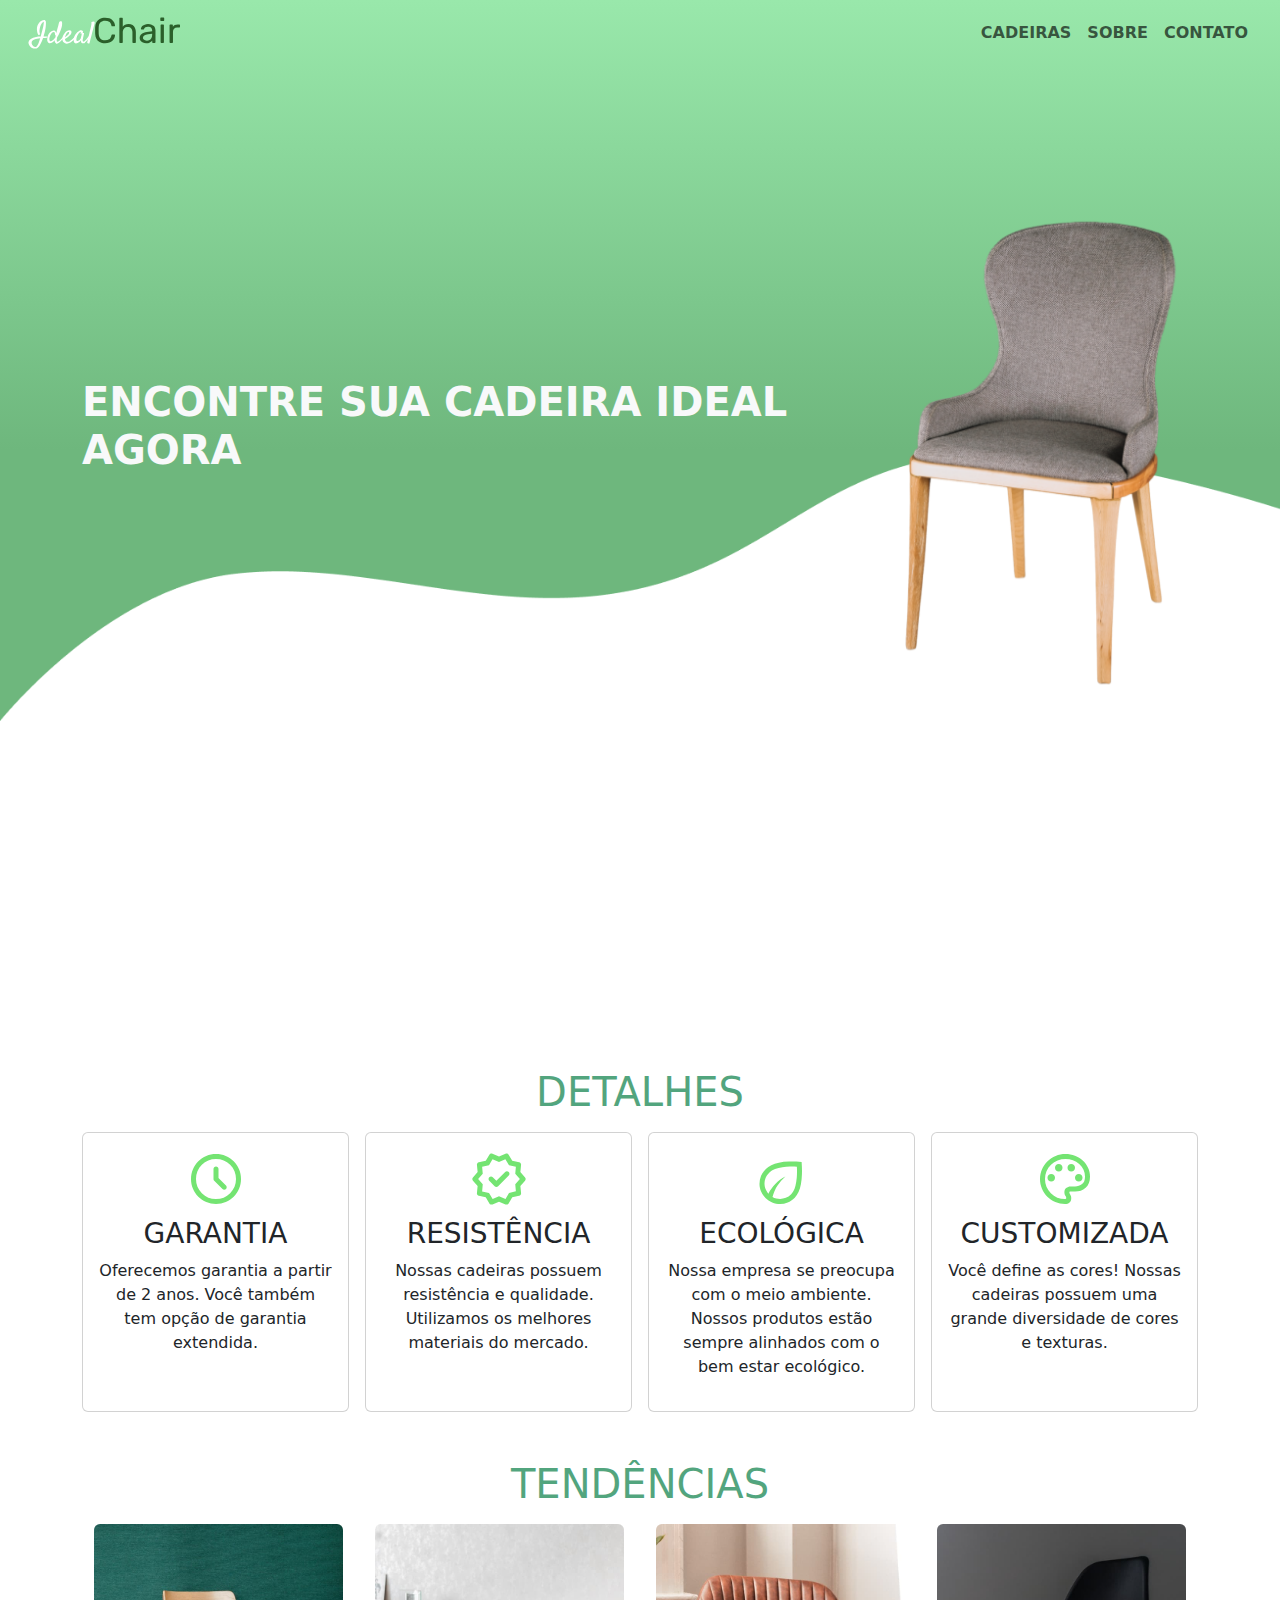
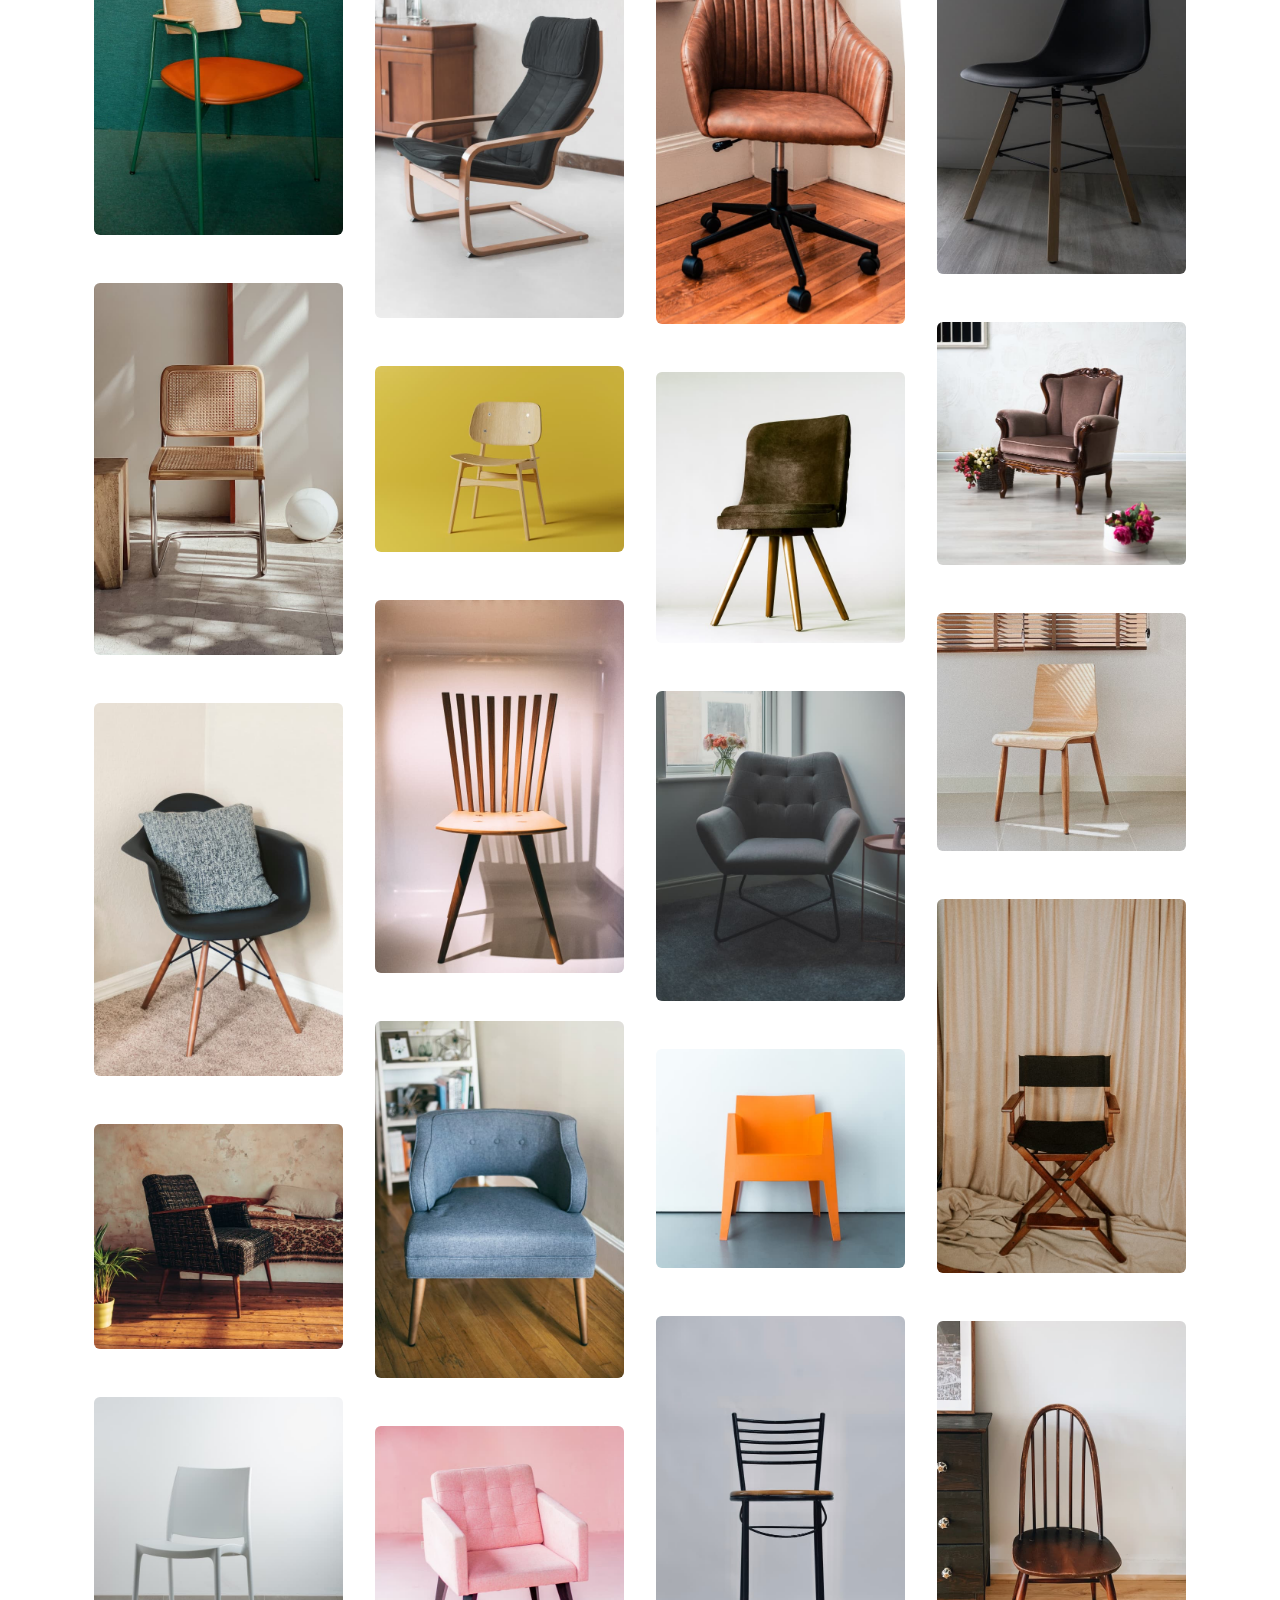
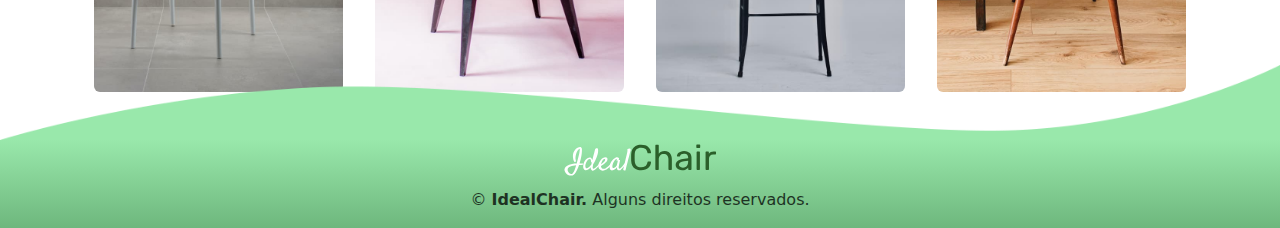
<file: index.html>
<!DOCTYPE html>
<html lang="pt-BR">

<head>
    <meta charset="UTF-8">
    <meta name="viewport" content="width=device-width, initial-scale=1.0">
    <title>IdealChair</title>
    <!-- CSS -->
    <link rel="stylesheet" href="./bootstrap/css/bootstrap.min.css">
    <link rel="stylesheet" href="./css/main.css">
    <!-- JavaScript -->
    <script src="./bootstrap/js/bootstrap.bundle.min.js"></script>
    <script src="./js/script.js" defer></script>
</head>

<body class="min-vh-100 d-flex flex-column">
    <div class="w-100 min-vh-100 m-0 p-0">
        <header class="w-100 position-absolute top-0 start-0 z-3 bg-transparent">
            <nav class="navbar navbar-expand-lg bg-transparent">
                <div class="container-fluid px-4">
                    <button class="navbar-toggler" type="button" data-bs-toggle="collapse" data-bs-target="#navbarToggler" aria-controls="navbarTogglerDemo01" aria-expanded="false" aria-label="Toggle navigation">
                        <span class="navbar-toggler-icon"></span>
                    </button>
                    <div class="collapse navbar-collapse" id="navbarToggler">
                        <a class="navbar-brand" href="./">
                            <img style="width:160px" src="./assets/images/illustrations/logo.svg" alt="IdealChair">
                        </a>
                        <ul class="navbar-nav ms-auto mb-2 mb-lg-0">
                            <li class="nav-item">
                                <a class="nav-link text-uppercase fw-semibold" href="./products.html">Cadeiras</a>
                            </li>
                            <li class="nav-item">
                                <a class="nav-link text-uppercase fw-semibold" href="./about.html">Sobre</a>
                            </li>
                            <li class="nav-item">
                                <a class="nav-link text-uppercase fw-semibold" href="./contact.html">Contato</a>
                            </li>
                        </ul>
                    </div>
                </div>
            </nav>
        </header>

        <div class="w-100 min-vh-100 position-relative z-1 p-0">

            <div class="position-absolute top-0 start-0 end-0 h-50 p-0 m-0 gradient-custom">
                <img class="position-absolute top-100 start-0 end-0" src="./assets/images/illustrations/separator-header.png">
            </div>

            <div class="position-absolute top-0 start-0 end-0 z-2 min-vh-100 container d-flex flex-column flex-md-row gap-2 gap-md-5 justify-content-center justify-content-md-between align-items-center">
                <h1 class="text-light fw-bolder text-uppercase mb-md-5 mx-3 mx-md-0 text-center text-md-start">
                    Encontre sua cadeira ideal agora
                </h1>
                <div style="width: clamp(200px, 40%, 400px);">
                    <div class="carousel slide" id="carousel-chairs" data-bs-ride="carousel">
                        <div class="carousel-inner">
                            <div class="carousel-item active">
                                <img src="./assets/images/carousel/image-1.png" class="d-block w-100" alt="Carousel 1">
                            </div>
                            <div class="carousel-item">
                                <img src="./assets/images/carousel/image-2.png" class="d-block w-100" alt="Carousel 2">
                            </div>
                            <div class="carousel-item">
                                <img src="./assets/images/carousel/image-3.png" class="d-block w-100" alt="Carousel 3">
                            </div>
                            <div class="carousel-item">
                                <img src="./assets/images/carousel/image-4.png" class="d-block w-100" alt="Carousel 4">
                            </div>
                            <div class="carousel-item">
                                <img src="./assets/images/carousel/image-5.png" class="d-block w-100" alt="Carousel 5">
                            </div>
                        </div>
                    </div>
                </div>
            </div>
        </div>
    </div>

    <main class="container flex-grow-1">

        <h2 class="fs-1 text-success opacity-75 text-uppercase text-center mt-5 mb-3">Detalhes</h2>

        <div class="grid">
            <div class="row g-3">
                <div class="col-12 col-sm-6 col-lg-3 px-5 px-sm-2">
                    <div class="card h-100 w-100">
                        <div class="card-body d-flex flex-column justify-content-start align-items-center">
                            <img src="./assets/icons/schedule.svg" alt="Garantia">
                            <h3 class="text-center text-uppercase mt-2">Garantia</h3>
                            <p class="text-center">Oferecemos garantia a partir de 2 anos. Você também tem opção de garantia extendida.</p>
                        </div>
                    </div>
                </div>
                <div class="col-12 col-sm-6 col-lg-3 px-5 px-sm-2">
                    <div class="card h-100 w-100">
                        <div class="card-body d-flex flex-column justify-content-start align-items-center">
                            <img src="./assets/icons/new_releases.svg" alt="Resistência">
                            <h3 class="text-center text-uppercase mt-2">Resistência</h3>
                            <p class="text-center">Nossas cadeiras possuem resistência e qualidade. Utilizamos os melhores materiais do mercado.</p>
                        </div>
                    </div>
                </div>
                <div class="col-12 col-sm-6 col-lg-3 px-5 px-sm-2">
                    <div class="card h-100 w-100">
                        <div class="card-body d-flex flex-column justify-content-start align-items-center">
                            <img src="./assets/icons/eco.svg" alt="Ecológica">
                            <h3 class="text-center text-uppercase mt-2">Ecológica</h3>
                            <p class="text-center">Nossa empresa se preocupa com o meio ambiente. Nossos produtos estão sempre alinhados com o bem estar ecológico.</p>
                        </div>
                    </div>
                </div>
                <div class="col-12 col-sm-6 col-lg-3 px-5 px-sm-2">
                    <div class="card h-100 w-100">
                        <div class="card-body d-flex flex-column justify-content-start align-items-center">
                            <img src="./assets/icons/palette.svg" alt="Customizada">
                            <h3 class="text-center text-uppercase mt-2">Customizada</h3>
                            <p class="text-center">Você define as cores! Nossas cadeiras possuem uma grande diversidade de cores e texturas.</p>
                        </div>
                    </div>
                </div>
            </div>
        </div>

        <h2 class="fs-1 text-success opacity-75 text-uppercase text-center mt-5 mb-3">Tendências</h2>

        <div class="grid px-4 px-sm-2">
            <div class="row">
                <div class="col-4 col-sm-3 px-1 px-md-2 px-lg-3">
                    <img class="rounded mb-2 mb-md-3 mb-lg-5" src="./assets/images/chairs/chair-01.jpg" alt="Image 01">
                    <img class="rounded mb-2 mb-md-3 mb-lg-5" src="./assets/images/chairs/chair-02.jpg" alt="Image 02">
                    <img class="rounded mb-2 mb-md-3 mb-lg-5" src="./assets/images/chairs/chair-03.jpg" alt="Image 03">
                    <img class="rounded mb-2 mb-md-3 mb-lg-5" src="./assets/images/chairs/chair-04.jpg" alt="Image 04">
                    <img class="rounded mb-2 mb-md-3 mb-lg-5" src="./assets/images/chairs/chair-05.jpg" alt="Image 05">
                </div>
                <div class="col-4 col-sm-3 px-1 px-md-2 px-lg-3">
                    <img class="rounded mb-2 mb-md-3 mb-lg-5" src="./assets/images/chairs/chair-06.jpg" alt="Image 06">
                    <img class="rounded mb-2 mb-md-3 mb-lg-5" src="./assets/images/chairs/chair-07.jpg" alt="Image 07">
                    <img class="rounded mb-2 mb-md-3 mb-lg-5" src="./assets/images/chairs/chair-08.jpg" alt="Image 08">
                    <img class="rounded mb-2 mb-md-3 mb-lg-5" src="./assets/images/chairs/chair-09.jpg" alt="Image 09">
                    <img class="rounded mb-2 mb-md-3 mb-lg-5" src="./assets/images/chairs/chair-10.jpg" alt="Image 10">
                </div>
                <div class="col-4 col-sm-3 px-1 px-md-2 px-lg-3">
                    <img class="rounded mb-2 mb-md-3 mb-lg-5" src="./assets/images/chairs/chair-11.jpg" alt="Image 11">
                    <img class="rounded mb-2 mb-md-3 mb-lg-5" src="./assets/images/chairs/chair-12.jpg" alt="Image 12">
                    <img class="rounded mb-2 mb-md-3 mb-lg-5" src="./assets/images/chairs/chair-13.jpg" alt="Image 13">
                    <img class="rounded mb-2 mb-md-3 mb-lg-5" src="./assets/images/chairs/chair-14.jpg" alt="Image 14">
                    <img class="rounded mb-2 mb-md-3 mb-lg-5" src="./assets/images/chairs/chair-15.jpg" alt="Image 15">
                </div>
                <div class="col-3 px-1 px-md-2 px-lg-3 d-none d-sm-block">
                    <img class="rounded mb-2 mb-md-3 mb-lg-5" src="./assets/images/chairs/chair-16.jpg" alt="Image 16">
                    <img class="rounded mb-2 mb-md-3 mb-lg-5" src="./assets/images/chairs/chair-17.jpg" alt="Image 17">
                    <img class="rounded mb-2 mb-md-3 mb-lg-5" src="./assets/images/chairs/chair-18.jpg" alt="Image 18">
                    <img class="rounded mb-2 mb-md-3 mb-lg-5" src="./assets/images/chairs/chair-19.jpg" alt="Image 19">
                    <img class="rounded mb-2 mb-md-3 mb-lg-5" src="./assets/images/chairs/chair-20.jpg" alt="Image 20">
                </div>
            </div>
        </div>

    </main>

    <footer class="w-100 position-relative px-4 m-0 gradient-custom d-flex flex-column justify-content-center align-items-center">
        <img class="position-absolute bottom-100 start-0 end-0 m-0 p-0" src="./assets/images/illustrations/separator-footer.png">
        <a href="./">
            <img class="mb-2" src="./assets/images/illustrations/logo.svg" alt="IdealChair">
        </a>
        <p class="text-black opacity-75 text-center">&copy; <strong>IdealChair.</strong> Alguns direitos reservados.</p>
    </footer>
</body>

</html>
</file>
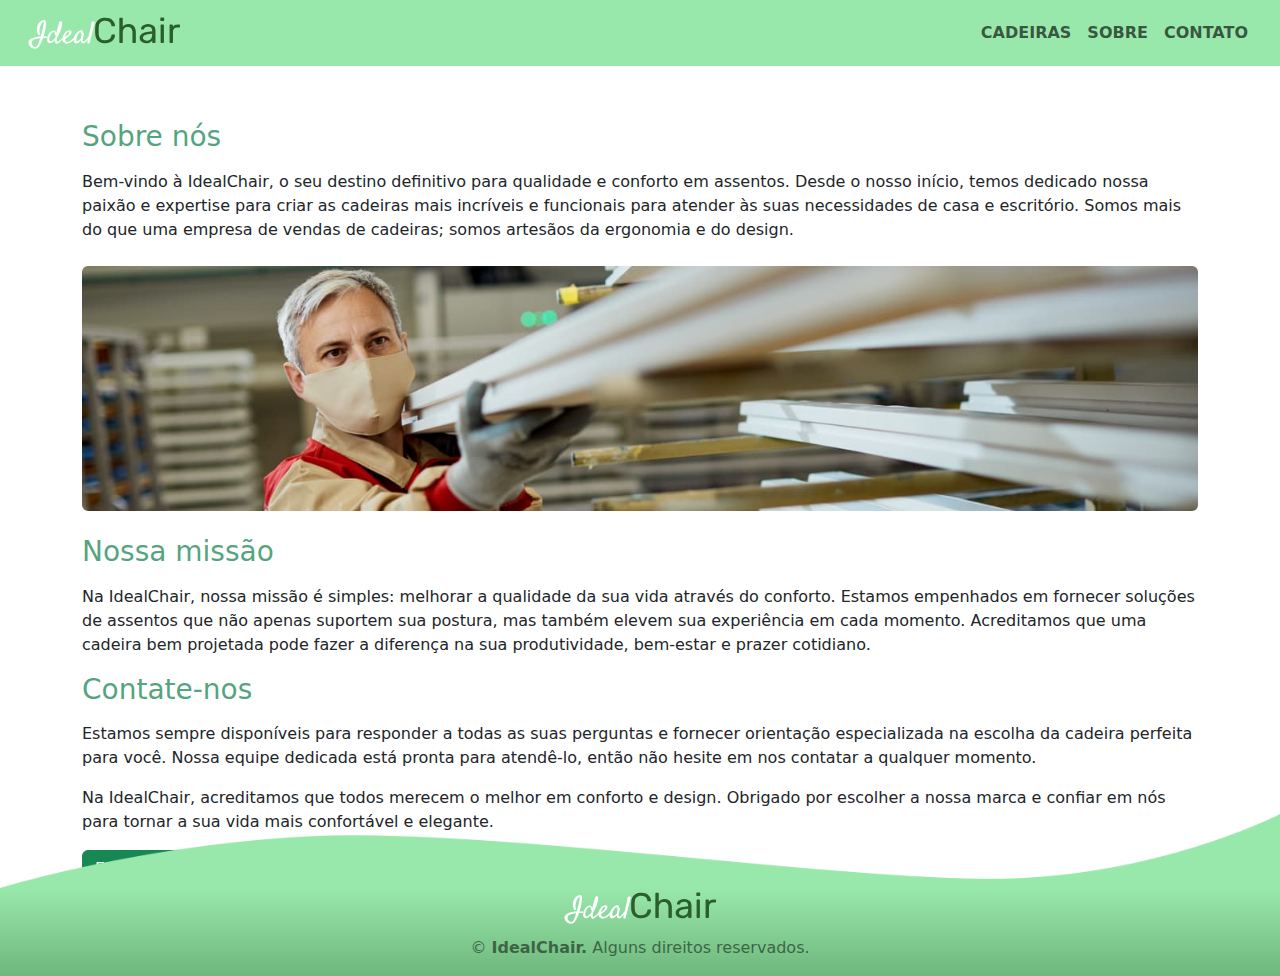
<file: about.html>
<!DOCTYPE html>
<html lang="pt-BR">

<head>
    <meta charset="UTF-8">
    <meta name="viewport" content="width=device-width, initial-scale=1.0">
    <title>IdealChair</title>
    <!-- CSS -->
    <link rel="stylesheet" href="./bootstrap/css/bootstrap.min.css">
    <link rel="stylesheet" href="./css/main.css">
    <!-- JavaScript -->
    <script src="./bootstrap/js/bootstrap.bundle.min.js"></script>
    <script src="./js/script.js" defer></script>
</head>

<body class="min-vh-100 d-flex flex-column">
    <header class="w-100 position-absolute top-0 start-0 z-3">
        <nav class="navbar navbar-expand-lg bg-transparent">
            <div class="container-fluid px-4">
                <button class="navbar-toggler" type="button" data-bs-toggle="collapse" data-bs-target="#navbarToggler" aria-controls="navbarTogglerDemo01" aria-expanded="false" aria-label="Toggle navigation">
                    <span class="navbar-toggler-icon"></span>
                </button>
                <div class="collapse navbar-collapse" id="navbarToggler">
                    <a class="navbar-brand" href="./">
                        <img style="width:160px" src="./assets/images/illustrations/logo.svg" alt="IdealChair">
                    </a>
                    <ul class="navbar-nav ms-auto mb-2 mb-lg-0">
                        <li class="nav-item">
                            <a class="nav-link text-uppercase fw-semibold" href="./products.html">Cadeiras</a>
                        </li>
                        <li class="nav-item">
                            <a class="nav-link text-uppercase fw-semibold" href="./about.html">Sobre</a>
                        </li>
                        <li class="nav-item">
                            <a class="nav-link text-uppercase fw-semibold" href="./contact.html">Contato</a>
                        </li>
                    </ul>
                </div>
            </div>
        </nav>
    </header>

    <main class="container flex-grow-1">
        <h2 class="fs-3 text-success opacity-75 mb-3">Sobre nós</h2>
        <p>
            Bem-vindo à IdealChair, o seu destino definitivo para qualidade e conforto em assentos. Desde o nosso início, temos dedicado nossa paixão e expertise para criar as cadeiras mais incríveis e funcionais para atender às suas necessidades de casa e escritório. Somos mais do que uma empresa de vendas de cadeiras; somos artesãos da ergonomia e do design.
        </p>
        <img class="w-100 rounded my-2" src="./assets/images/banner.jpg" alt="Banner IdealChair">

        <h2 class="fs-3 text-success opacity-75 my-3">Nossa missão</h2>
        <p>
            Na IdealChair, nossa missão é simples: melhorar a qualidade da sua vida através do conforto. Estamos empenhados em fornecer soluções de assentos que não apenas suportem sua postura, mas também elevem sua experiência em cada momento. Acreditamos que uma cadeira bem projetada pode fazer a diferença na sua produtividade, bem-estar e prazer cotidiano.
        </p>

        <h2 class="fs-3 text-success opacity-75 my-3">Contate-nos</h2>
        <p>
            Estamos sempre disponíveis para responder a todas as suas perguntas e fornecer orientação especializada na escolha da cadeira perfeita para você. Nossa equipe dedicada está pronta para atendê-lo, então não hesite em nos contatar a qualquer momento.
        </p>
        <p>
            Na IdealChair, acreditamos que todos merecem o melhor em conforto e design. Obrigado por escolher a nossa marca e confiar em nós para tornar a sua vida mais confortável e elegante.
        </p>
        <a class="btn btn-success text-uppercase" href="./contact.html">
            Entrar em contato
        </a>

    </main>

    <footer class="w-100 position-relative px-4 m-0 gradient-custom d-flex flex-column justify-content-center align-items-center">
        <img class="position-absolute bottom-100 start-0 end-0 m-0 p-0" src="./assets/images/illustrations/separator-footer.png">
        <a href="./">
            <img class="mb-2" src="./assets/images/illustrations/logo.svg" alt="IdealChair">
        </a>
        <p class="text-black opacity-50 text-center">&copy; <strong>IdealChair.</strong> Alguns direitos reservados.</p>
    </footer>
</body>

</html>
</file>
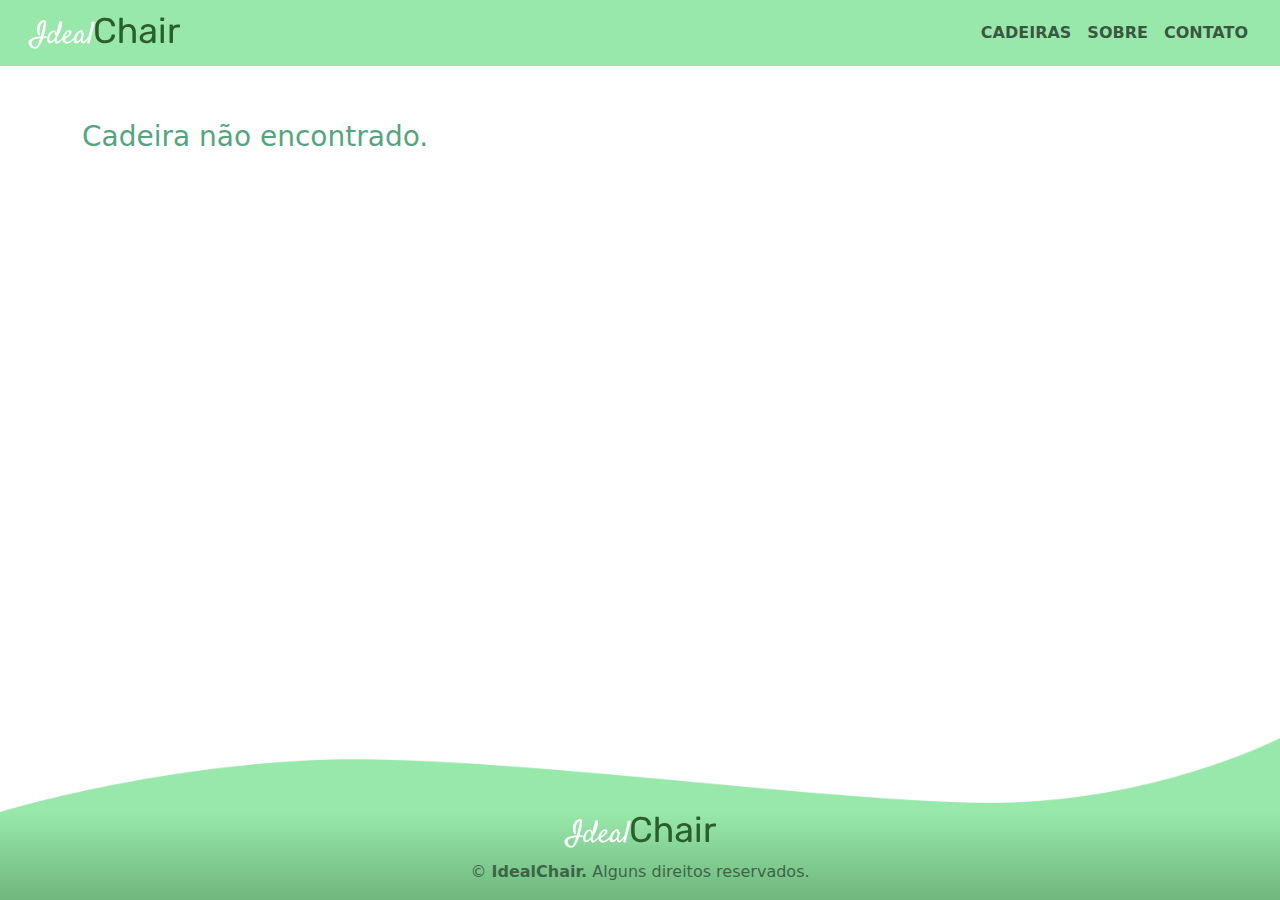
<file: chair.html>
<!DOCTYPE html>
<html lang="pt-BR">

<head>
    <meta charset="UTF-8">
    <meta name="viewport" content="width=device-width, initial-scale=1.0">
    <title>IdealChair</title>
    <!-- CSS -->
    <link rel="stylesheet" href="./bootstrap/css/bootstrap.min.css">
    <link rel="stylesheet" href="./css/main.css">
    <!-- JavaScript -->
    <script src="./bootstrap/js/bootstrap.bundle.min.js"></script>
    <script src="./js/script.js" defer></script>
</head>

<body class="min-vh-100 d-flex flex-column">
    <header class="w-100 position-absolute top-0 start-0 z-3">
        <nav class="navbar navbar-expand-lg bg-transparent">
            <div class="container-fluid px-4">
                <button class="navbar-toggler" type="button" data-bs-toggle="collapse" data-bs-target="#navbarToggler" aria-controls="navbarTogglerDemo01" aria-expanded="false" aria-label="Toggle navigation">
                    <span class="navbar-toggler-icon"></span>
                </button>
                <div class="collapse navbar-collapse" id="navbarToggler">
                    <a class="navbar-brand" href="./">
                        <img style="width:160px" src="./assets/images/illustrations/logo.svg" alt="IdealChair">
                    </a>
                    <ul class="navbar-nav ms-auto mb-2 mb-lg-0">
                        <li class="nav-item">
                            <a class="nav-link text-uppercase fw-semibold" href="./products.html">Cadeiras</a>
                        </li>
                        <li class="nav-item">
                            <a class="nav-link text-uppercase fw-semibold" href="./about.html">Sobre</a>
                        </li>
                        <li class="nav-item">
                            <a class="nav-link text-uppercase fw-semibold" href="./contact.html">Contato</a>
                        </li>
                    </ul>
                </div>
            </div>
        </nav>
    </header>

    <main class="container flex-grow-1">

        <div id="chair"></div>

        <div class="modal fade" id="modalSale" tabindex="-1" aria-labelledby="modalLabel" aria-hidden="true">
            <div class="modal-dialog">
                <div class="modal-content">
                    <div class="modal-header">
                        <h1 class="modal-title fs-5" id="modalLabel">Finalize sua compra</h1>
                        <button type="button" class="btn-close" data-bs-dismiss="modal" aria-label="Close"></button>
                    </div>
                    <div class="modal-body">
                        Ótima escolha! Coloque seu e-mail para receber o link de pagamento.
                        <form class="needs-validation" novalidate>
                            <div class="w-100 mt-3 d-flex gap-1">
                                <button type="button" class="btn btn-outline-success" id="btn-remove">-</button>
                                <input type="number" class="form-control" id="quantity" min="0" max="10000" value="1" style="max-width: 5rem;" required>
                                <button type="button" class="btn btn-outline-success" id="btn-add">+</button>
                            </div>
                            <div class="w-100 mt-3">
                                <input type="email" class="form-control" id="email" placeholder="example@idealchair.com" required>
                                <div class="invalid-feedback">
                                    Digite um e-mail válido.
                                </div>
                            </div>
                        </form>
                    </div>
                    <div class="modal-footer">
                        <button type="button" class="btn btn-success" data-bs-dismiss="modal">Finalizar</button>
                    </div>
                </div>
            </div>
        </div>

    </main>

    <footer class="w-100 position-relative px-4 m-0 gradient-custom d-flex flex-column justify-content-center align-items-center">
        <img class="position-absolute bottom-100 start-0 end-0 m-0 p-0" src="./assets/images/illustrations/separator-footer.png">
        <a href="./">
            <img class="mb-2" src="./assets/images/illustrations/logo.svg" alt="IdealChair">
        </a>
        <p class="text-black opacity-50 text-center">&copy; <strong>IdealChair.</strong> Alguns direitos reservados.</p>
    </footer>

    <script type="module">
        import { products } from "./js/products.js";
        const url = new URL(window.location.href);
        const id = url.searchParams.get('id');
        const elem = document.querySelector('#chair');
        const chair = products.find(p => p.id == id);

        if (chair) {
            elem.innerHTML = `
                <div class="container">
                    <div class="d-flex flex-column flex-lg-row gap-4">
                        <div style="flex: 4;">
                            <img class="rounded w-100 h-100 object-fit-cover" src="${chair.image}" alt="${chair.name}">
                        </div>
                        <div class="d-flex flex-column" style="flex: 8;">
                            <h2>${chair.name}</h2>
                            <p class="opacity-50">${chair.sales} vendas</p>

                            <h3 class="fs-5">Descrição</h3>
                            <p>${chair.description}</p>

                            <h3 class="fs-5">Características Princiapais</h3>
                            <ul>
                                <li>${chair.details[0]}</li>
                                <li>${chair.details[1]}</li>
                                <li>${chair.details[2]}</li>
                                <li>${chair.details[3]}</li>
                            </ul>
                            <div class="flex-grow-1 d-flex justify-content-between align-items-end">
                                <h3 class="fs-4 text-success">R$ ${chair.price}</h3>
                                <button class="btn btn-success text-uppercase" type="button" data-bs-toggle="modal" data-bs-target="#modalSale">Comprar</button>
                            </div>
                        </div>
                    </div>
                </div>
            `;

        }
        else {
            elem.innerHTML = "<h2 class='fs-3 text-success opacity-75 mb-3'>Cadeira não encontrado.</h2>";
        }
    </script>

    <script>
        const btnAdd = document.querySelector('#btn-add');
        const btnRemove = document.querySelector('#btn-remove');
        const quantity = document.querySelector('#quantity');

        btnAdd.addEventListener('click', () => {
            quantity.value = parseInt(quantity.value) + 1;
        });

        btnRemove.addEventListener('click', () => {
            quantity.value = parseInt(quantity.value) - 1;
        });
    </script>
</body>

</html>
</file>
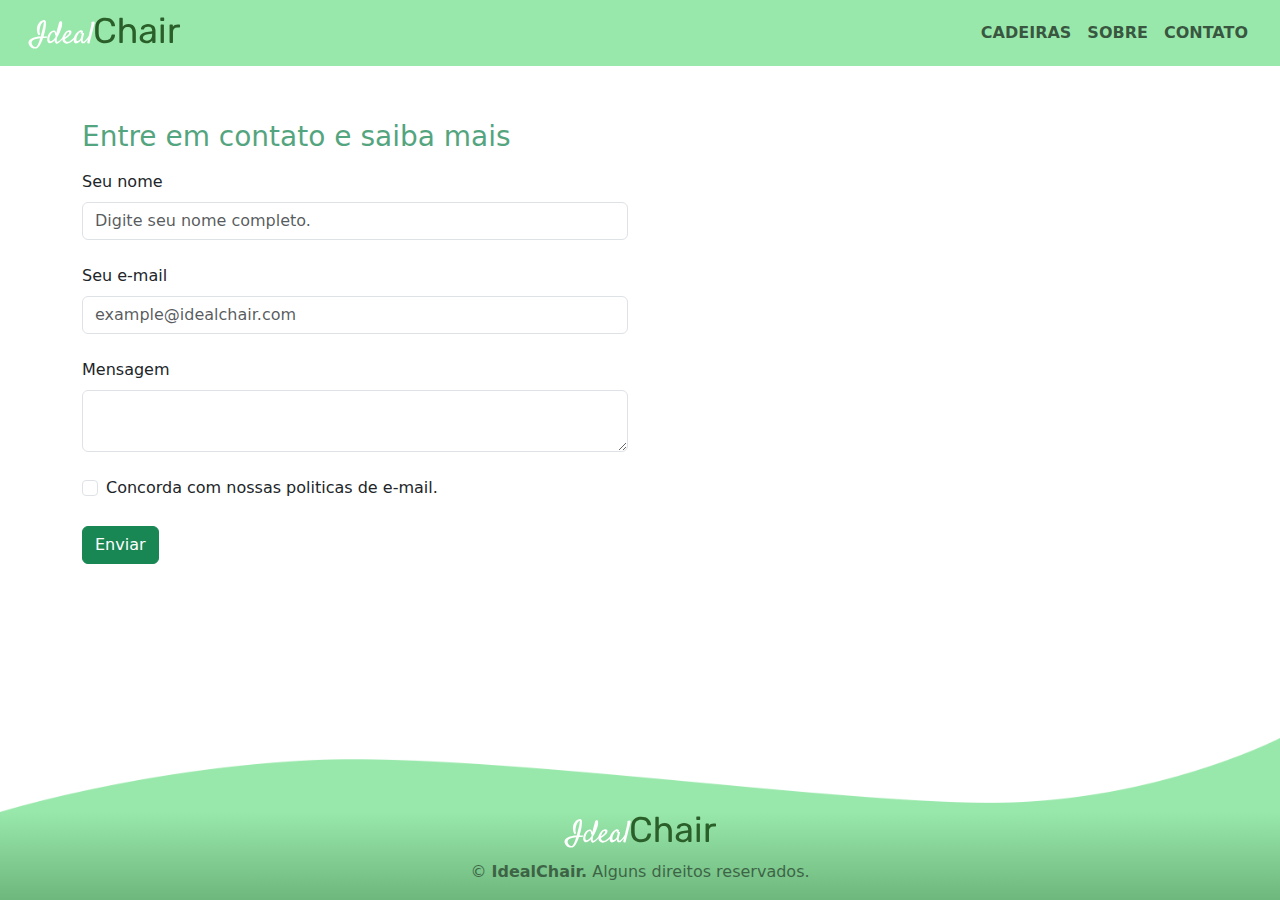
<file: contact.html>
<!DOCTYPE html>
<html lang="pt-BR">

<head>
    <meta charset="UTF-8">
    <meta name="viewport" content="width=device-width, initial-scale=1.0">
    <title>IdealChair</title>
    <!-- CSS -->
    <link rel="stylesheet" href="./bootstrap/css/bootstrap.min.css">
    <link rel="stylesheet" href="./css/main.css">
    <!-- JavaScript -->
    <script src="./bootstrap/js/bootstrap.bundle.min.js"></script>
    <script src="./js/script.js" defer></script>
</head>

<body class="min-vh-100 d-flex flex-column">
    <header class="w-100 position-absolute top-0 start-0 z-3">
        <nav class="navbar navbar-expand-lg bg-transparent">
            <div class="container-fluid px-4">
                <button class="navbar-toggler" type="button" data-bs-toggle="collapse" data-bs-target="#navbarToggler" aria-controls="navbarTogglerDemo01" aria-expanded="false" aria-label="Toggle navigation">
                    <span class="navbar-toggler-icon"></span>
                </button>
                <div class="collapse navbar-collapse" id="navbarToggler">
                    <a class="navbar-brand" href="./">
                        <img style="width:160px" src="./assets/images/illustrations/logo.svg" alt="IdealChair">
                    </a>
                    <ul class="navbar-nav ms-auto mb-2 mb-lg-0">
                        <li class="nav-item">
                            <a class="nav-link text-uppercase fw-semibold" href="./products.html">Cadeiras</a>
                        </li>
                        <li class="nav-item">
                            <a class="nav-link text-uppercase fw-semibold" href="./about.html">Sobre</a>
                        </li>
                        <li class="nav-item">
                            <a class="nav-link text-uppercase fw-semibold" href="./contact.html">Contato</a>
                        </li>
                    </ul>
                </div>
            </div>
        </nav>
    </header>

    <main class="container flex-grow-1">
        <h2 class="fs-3 text-success opacity-75 mb-3">Entre em contato e saiba mais</h2>

        <form class="grid needs-validation" novalidate>
            <div class="row mb-4">
                <div class="col-12 col-md-6">
                    <label for="name" class="form-label">Seu nome</label>
                    <input type="text" class="form-control" id="name" placeholder="Digite seu nome completo." required>
                    <div class="invalid-feedback">
                        Digite seu nome completo.
                    </div>
                </div>
            </div>
            <div class="row mb-4">
                <div class="col-12 col-md-6">
                    <label for="email" class="form-label">Seu e-mail</label>
                    <input type="email" class="form-control" id="email" placeholder="example@idealchair.com" required>
                    <div class="invalid-feedback">
                        Digite um e-mail válido.
                    </div>
                </div>
            </div>
            <div class="row mb-4">
                <div class="col-12 col-md-6">
                    <label for="message" class="form-label">Mensagem</label>
                    <textarea class="form-control" id="message" required></textarea>
                    <div class="invalid-feedback">
                        Digite uma mensagem.
                    </div>
                </div>
            </div>
            <div class="row mb-4">
                <div class="col-12 col-md-6">
                    <div class="form-check">
                        <input class="form-check-input" type="checkbox" value="" id="conditions" required>
                        <label class="form-check-label" for="conditions">
                            Concorda com nossas politicas de e-mail.
                        </label>
                        <div class="invalid-feedback">
                            Para seguir é necessário aceitar as politicas de e-mail.
                        </div>
                    </div>
                </div>
            </div>
            <div class="row mb-4">
                <div class="col-12 col-md-6">
                    <button class="btn btn-success" type="submit">Enviar</button>
                </div>
            </div>

        </form>

    </main>

    <footer class="w-100 position-relative px-4 m-0 gradient-custom d-flex flex-column justify-content-center align-items-center">
        <img class="position-absolute bottom-100 start-0 end-0 m-0 p-0" src="./assets/images/illustrations/separator-footer.png">
        <a href="./">
            <img class="mb-2" src="./assets/images/illustrations/logo.svg" alt="IdealChair">
        </a>
        <p class="text-black opacity-50 text-center">&copy; <strong>IdealChair.</strong> Alguns direitos reservados.</p>
    </footer>
</body>

</html>
</file>
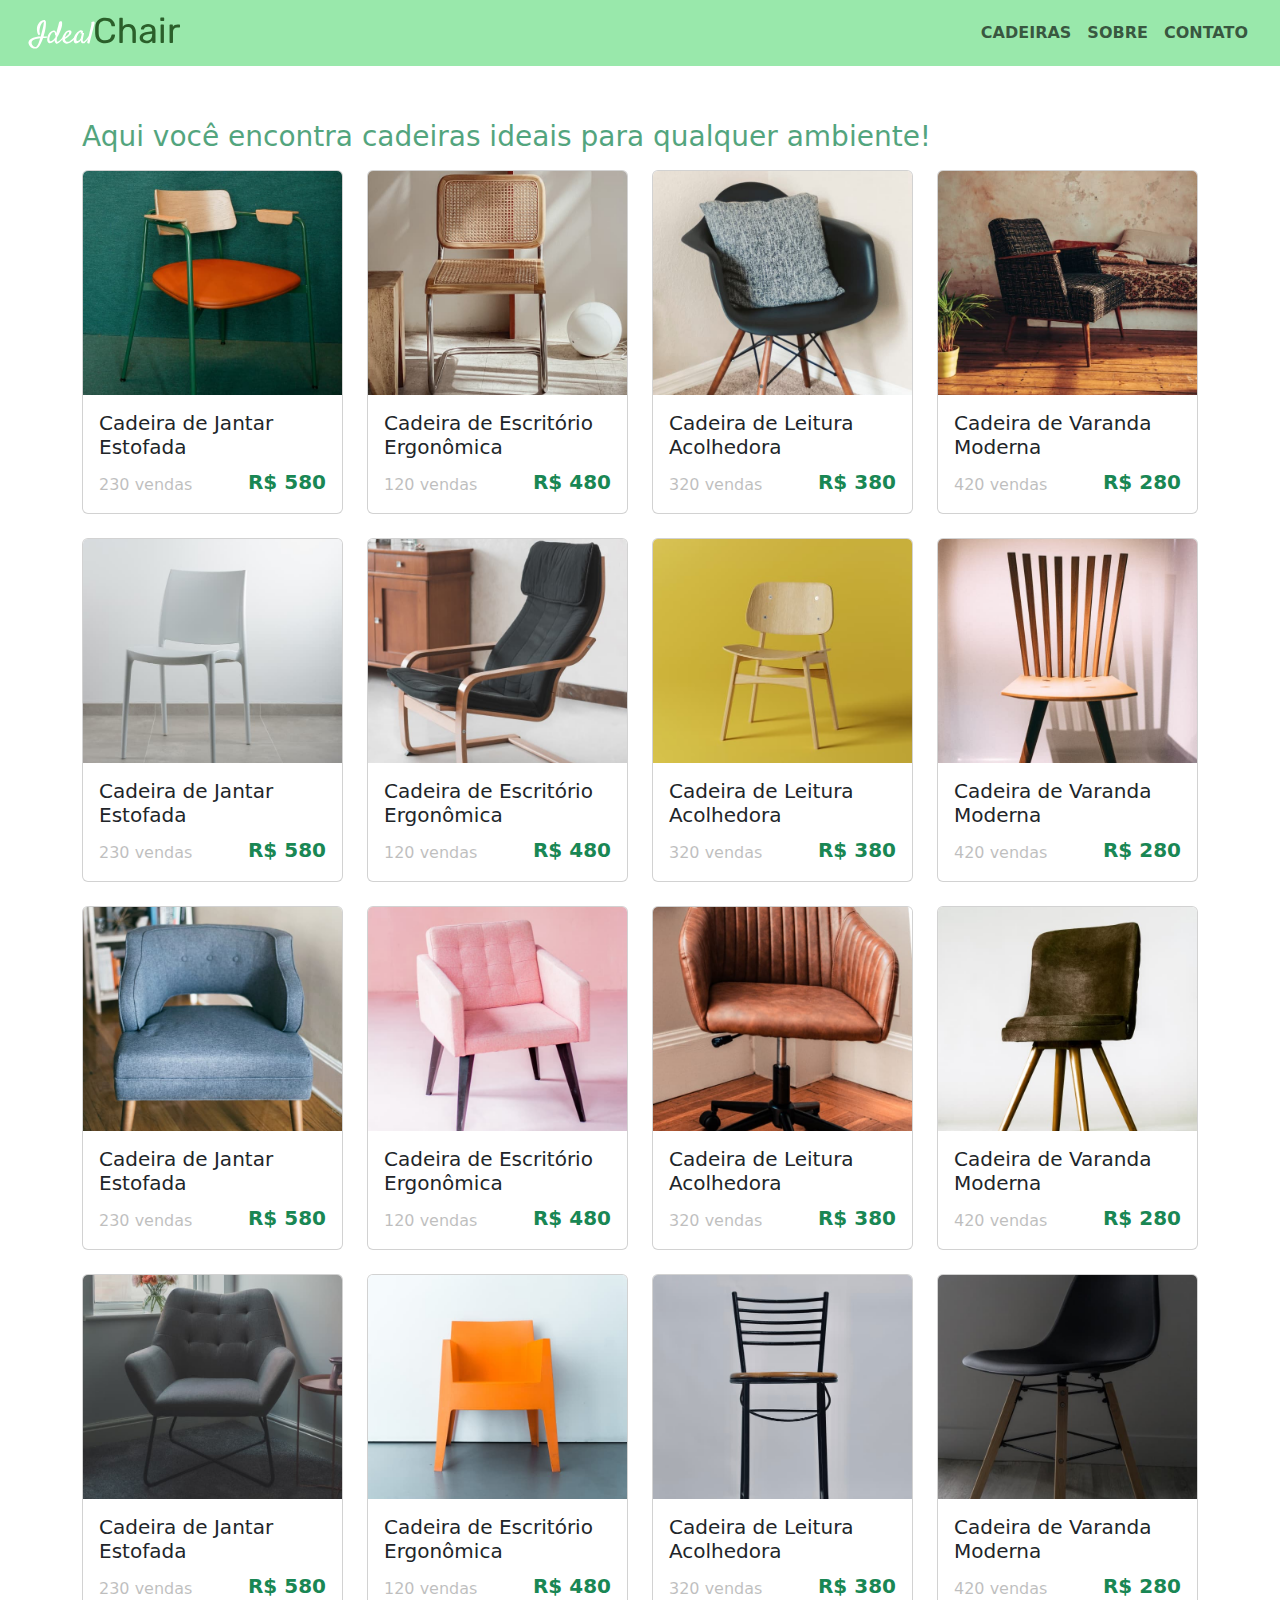
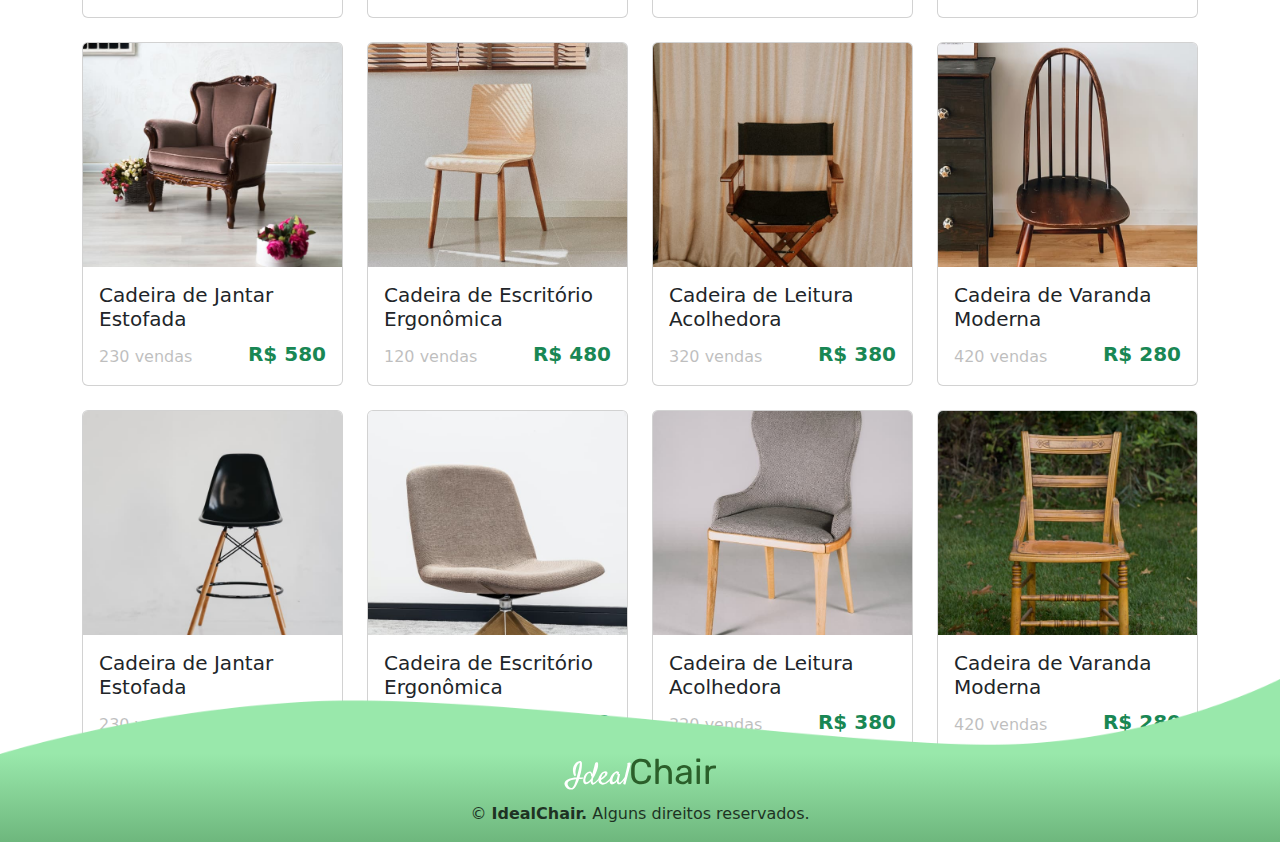
<file: products.html>
<!DOCTYPE html>
<html lang="pt-BR">

<head>
    <meta charset="UTF-8">
    <meta name="viewport" content="width=device-width, initial-scale=1.0">
    <title>IdealChair</title>
    <!-- CSS -->
    <link rel="stylesheet" href="./bootstrap/css/bootstrap.min.css">
    <link rel="stylesheet" href="./css/main.css">
    <!-- JavaScript -->
    <script src="./bootstrap/js/bootstrap.bundle.min.js"></script>
    <script src="./js/script.js" defer></script>
</head>

<body class="min-vh-100 d-flex flex-column">
    <header class="w-100 position-absolute top-0 start-0 z-3">
        <nav class="navbar navbar-expand-lg bg-transparent">
            <div class="container-fluid px-4">
                <button class="navbar-toggler" type="button" data-bs-toggle="collapse" data-bs-target="#navbarToggler" aria-controls="navbarTogglerDemo01" aria-expanded="false" aria-label="Toggle navigation">
                    <span class="navbar-toggler-icon"></span>
                </button>
                <div class="collapse navbar-collapse" id="navbarToggler">
                    <a class="navbar-brand" href="./">
                        <img style="width:160px" src="./assets/images/illustrations/logo.svg" alt="IdealChair">
                    </a>
                    <ul class="navbar-nav ms-auto mb-2 mb-lg-0">
                        <li class="nav-item">
                            <a class="nav-link text-uppercase fw-semibold" href="./products.html">Cadeiras</a>
                        </li>
                        <li class="nav-item">
                            <a class="nav-link text-uppercase fw-semibold" href="./about.html">Sobre</a>
                        </li>
                        <li class="nav-item">
                            <a class="nav-link text-uppercase fw-semibold" href="./contact.html">Contato</a>
                        </li>
                    </ul>
                </div>
            </div>
        </nav>
    </header>

    <main class="container flex-grow-1">
        <h2 class="fs-3 text-success opacity-75 mb-3">
            Aqui você encontra cadeiras ideais para qualquer ambiente!
        </h2>

        <div class="grid px-5 px-sm-0">
            <div class="row g-4" id="products">

            </div>
        </div>
    </main>

    <footer class="w-100 position-relative px-4 m-0 gradient-custom d-flex flex-column justify-content-center align-items-center">
        <img class="position-absolute bottom-100 start-0 end-0 m-0 p-0" src="./assets/images/illustrations/separator-footer.png">
        <a href="./">
            <img class="mb-2" src="./assets/images/illustrations/logo.svg" alt="IdealChair">
        </a>
        <p class="text-black opacity-75 text-center">&copy; <strong>IdealChair.</strong> Alguns direitos reservados.</p>
    </footer>

    <script type="module">
        import { products } from "./js/products.js";
        const elem = document.querySelector('#products');
        elem.innerHTML = '';

        for (let product of products) {
            elem.innerHTML += `
                <a class=" d-inline-block text-decoration-none col-12 col-sm-6 col-md-4 col-lg-3" href="./chair.html?id=${product.id}">
                    <div class="card p-0 w-100 h-100">
                        <img class=" card-img-top object-fit-cover" style="height: 14rem;" src="${product.image}" alt="${product.name}">
                        <div class="card-body d-flex flex-column">
                            <h5 class="card-title">${product.name}</h5>
                            <div class="flex-grow-1 w-100 d-flex flex-column justify-content-end align-items-start flex-lg-row justify-content-lg-between align-items-lg-end">
                                <span class="fs-6 text-black opacity-25">${product.sales} vendas</span>
                                <span class="fs-5 text-success fw-bolder">R$ ${product.price}</span>
                            </div>
                        </div>
                    </div>
                </a>
            `;
        }
    </script>
</body>

</html>
</file>
<file: css/main.css>
@import url("https://fonts.googleapis.com/css2?family=Fira+Sans:wght@100;200;300;400;500;600;700&family=Rubik:wght@300;400;500;600;700&display=swap");

:root {
    font-size: 16px;
    --gradient: linear-gradient(to bottom, #99e8ab 0%, #6eb77d 100%);
    --c-light: #f9f9f9;
    --c-black: #282626;
    --c-gray-1: #b0b0b0;
    --c-gray-1: #7e7e7e;
    --c-pri-1: #bbeac5;
    --c-pri-2: #74e472;
    --c-pri-3: #2b5f2a;
}

* {
    box-sizing: border-box;
    margin: 0;
}

img {
    max-width: 100%;
}

header {
    background: #99e8ab;
}

main {
    margin-top: 120px;
}

.gradient-custom {
    background: var(--gradient);
}
</file>
